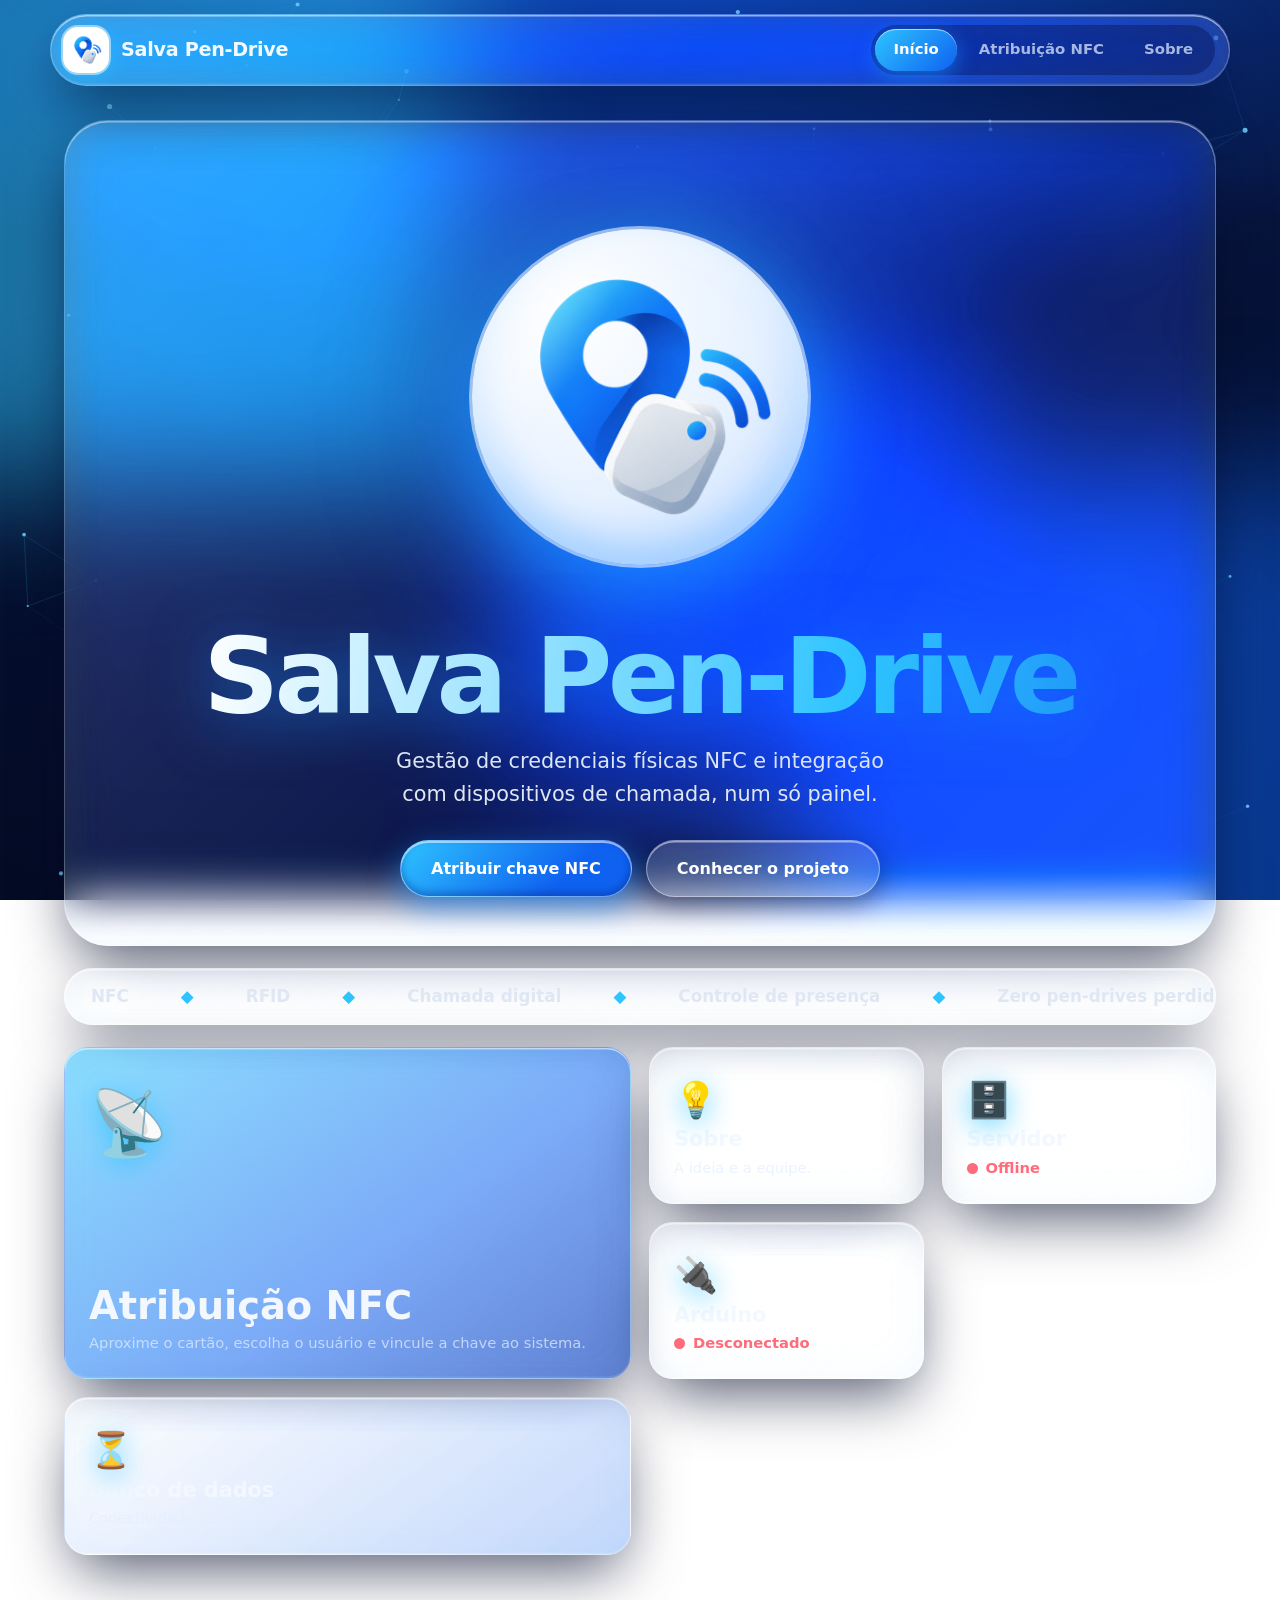
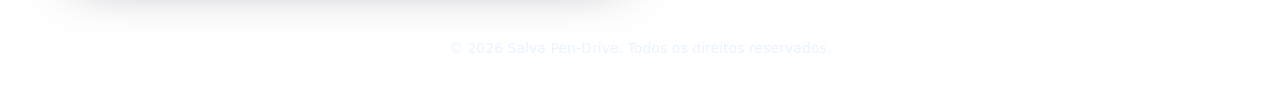
<file: index.html>
<!DOCTYPE html>
<html lang="pt-BR">
<head>
    <meta charset="UTF-8">
    <meta name="viewport" content="width=device-width, initial-scale=1.0">
    <title>Salva Pen-Drive | Painel de Controle</title>
    <link rel="icon" href="[data-uri]">
    <style>
/* ==========================================================================
   Salva Pen-Drive — Liquid Glass · Xbox-style · Paleta da logo
   ========================================================================== */

:root {
    --cyan: #2ec4ff;
    --blue: #1a8cff;
    --royal: #0f62f0;
    --deep: #0b3db8;
    --ink: #040b24;
    --ink-2: #071642;
    --silver: #dfe7f3;
    --text: #f3f8ff;
    --muted: rgba(226, 238, 255, 0.72);
    --ok: #3be08a;
    --bad: #ff6b7a;

    --glass: linear-gradient(135deg, rgba(255,255,255,.18), rgba(255,255,255,.05) 55%, rgba(255,255,255,.1));
    --glass-line: rgba(255, 255, 255, .24);
    --ease: cubic-bezier(.16, 1, .3, 1);
    --mx: 50%;
    --my: 50%;
}

* { box-sizing: border-box; }
html { scroll-behavior: smooth; }

body {
    margin: 0;
    min-height: 100vh;
    display: flex;
    flex-direction: column;
    font-family: 'Segoe UI Variable', 'Segoe UI', system-ui, -apple-system, Roboto, sans-serif;
    color: var(--text);
    line-height: 1.6;
    background:
        radial-gradient(120% 80% at 50% -10%, #0e4fd1 0%, transparent 60%),
        linear-gradient(180deg, var(--ink-2) 0%, var(--ink) 100%);
    background-attachment: fixed;
    overflow-x: hidden;
}

/* ---------- Fundo vivo (criado pelo script.js) ---------- */
.aurora { position: fixed; inset: 0; z-index: -2; overflow: hidden; pointer-events: none; }
.aurora i {
    position: absolute;
    width: 46vmax; height: 46vmax;
    filter: blur(70px);
    opacity: .55;
    animation: morph 18s ease-in-out infinite, drift 26s ease-in-out infinite alternate;
}
.aurora i:nth-child(1) { background: var(--cyan);  top: -12%; left: -10%; }
.aurora i:nth-child(2) { background: var(--royal); bottom: -18%; right: -8%; animation-delay: -6s; }
.aurora i:nth-child(3) { background: var(--deep);  top: 35%; left: 40%; width: 36vmax; height: 36vmax; opacity: .7; animation-delay: -11s; }
@keyframes morph {
    0%, 100% { border-radius: 62% 38% 55% 45% / 48% 60% 40% 52%; }
    50%      { border-radius: 38% 62% 42% 58% / 58% 40% 60% 42%; }
}
@keyframes drift { to { transform: translate3d(8vw, -6vh, 0) rotate(40deg); } }

#fx { position: fixed; inset: 0; z-index: -1; pointer-events: none; }
.progress { position: fixed; top: 0; left: 0; height: 3px; width: 0; z-index: 200;
    background: linear-gradient(90deg, var(--cyan), var(--royal)); box-shadow: 0 0 14px var(--cyan); }

/* ---------- Liquid glass (base) ---------- */
.glass, header, section, article, aside, .tile {
    position: relative;
    background: var(--glass);
    backdrop-filter: blur(24px) saturate(190%) brightness(1.08);
    -webkit-backdrop-filter: blur(24px) saturate(190%) brightness(1.08);
    border: 1px solid var(--glass-line);
    border-radius: 28px;
    box-shadow:
        inset 0 1.5px 0 rgba(255,255,255,.55),
        inset 0 -1.5px 0 rgba(255,255,255,.12),
        inset 0 0 40px rgba(120,190,255,.08),
        0 24px 60px -12px rgba(0, 8, 40, .7);
    overflow: hidden;
    isolation: isolate;
}
/* brilho especular que segue o cursor */
.glass::before, header::before, section::before, article::before, aside::before, .tile::before {
    content: ""; position: absolute; inset: 0; z-index: -1; pointer-events: none;
    background: radial-gradient(420px circle at var(--mx) var(--my), rgba(255,255,255,.28), transparent 45%);
    opacity: 0; transition: opacity .4s;
}
.glass:hover::before, header:hover::before, section:hover::before, article:hover::before,
aside:hover::before, .tile:hover::before { opacity: 1; }
/* reflexo diagonal de vidro */
section::after, article::after, aside::after, .tile::after {
    content: ""; position: absolute; top: -60%; left: -30%; width: 40%; height: 220%; z-index: -1;
    background: linear-gradient(90deg, transparent, rgba(255,255,255,.12), transparent);
    transform: rotate(18deg) translateX(-200%); transition: transform 1.1s var(--ease); pointer-events: none;
}
section:hover::after, article:hover::after, aside:hover::after, .tile:hover::after { transform: rotate(18deg) translateX(520%); }

/* ---------- Cabeçalho flutuante ---------- */
header {
    position: sticky; top: 14px; z-index: 100;
    margin: 14px auto 0; width: min(1180px, calc(100% - 28px));
    padding: 10px 14px 10px 12px;
    border-radius: 999px;
    display: flex; align-items: center; justify-content: space-between; gap: 12px;
}
.logo-container { display: flex; align-items: center; gap: 12px; text-decoration: none; color: inherit; }
.logo-container img {
    width: 46px; height: 46px; object-fit: cover; border-radius: 15px; background: #fff;
    box-shadow: 0 0 0 2px rgba(255,255,255,.5), 0 6px 18px rgba(46,196,255,.55);
    transition: transform .5s var(--ease);
}
.logo-container:hover img { transform: rotate(-8deg) scale(1.12); }
.logo-container h1 { margin: 0; font-size: 1.2rem; font-weight: 800; letter-spacing: -.3px; }

nav ul { list-style: none; margin: 0; padding: 4px; display: flex; gap: 4px; border-radius: 999px; background: rgba(0, 10, 50, .35); }
nav a {
    display: block; padding: 9px 18px; border-radius: 999px; text-decoration: none;
    color: var(--muted); font-weight: 600; font-size: .93rem; transition: all .3s var(--ease);
}
nav a:hover { color: #fff; background: rgba(255,255,255,.12); }
nav a.active {
    color: #fff;
    background: linear-gradient(135deg, var(--cyan), var(--royal));
    box-shadow: 0 6px 20px rgba(26,140,255,.6), inset 0 1px 0 rgba(255,255,255,.6);
}

/* ---------- Layout ---------- */
main {
    width: min(1180px, 100%); margin: 0 auto; padding: 34px 14px 56px; flex: 1;
    display: flex; flex-direction: column; gap: 22px;
}
section, article, aside { padding: 32px; }

h1, h2, h3 { margin: 0 0 10px; line-height: 1.12; }
h2 { font-size: clamp(1.5rem, 3.2vw, 2.1rem); font-weight: 800; letter-spacing: -.8px; }
h3 { font-size: 1.15rem; font-weight: 700; }
p { margin: 0 0 14px; color: var(--muted); }
strong { color: #fff; }
time { color: var(--cyan); font-weight: 600; }

/* ---------- HERO com logo gigante ---------- */
.hero {
    text-align: center; padding: clamp(36px, 7vw, 76px) 24px 48px;
    border-radius: 44px;
    display: flex; flex-direction: column; align-items: center;
}
.logo-stage { position: relative; width: clamp(220px, 46vw, 400px); aspect-ratio: 1; margin-bottom: 30px; perspective: 900px; }
.orb {
    position: absolute; inset: 8%; border-radius: 50%; overflow: hidden;
    background: radial-gradient(circle at 30% 25%, #fff 0%, #e6f1ff 55%, #bcd8ff 100%);
    box-shadow: inset 0 -14px 40px rgba(26,140,255,.35), inset 0 10px 30px #fff,
                0 0 0 3px rgba(255,255,255,.55), 0 30px 80px rgba(26,140,255,.75), 0 0 140px rgba(46,196,255,.55);
    animation: float 6s ease-in-out infinite;
    transform-style: preserve-3d;
}
.orb img { width: 118%; height: 118%; margin: -9%; object-fit: cover; transform: translateZ(40px); }
.orb::after { content: ""; position: absolute; inset: 0; border-radius: 50%;
    background: linear-gradient(120deg, rgba(255,255,255,.7) 0%, transparent 35%); pointer-events: none; }
@keyframes float { 50% { transform: translateY(-14px); } }

/* ondas NFC pulsando */
.ring { position: absolute; inset: 8%; border-radius: 50%; border: 2px solid var(--cyan); opacity: 0;
    animation: wave 3.6s ease-out infinite; box-shadow: 0 0 24px var(--cyan), inset 0 0 24px rgba(46,196,255,.4); }
.ring:nth-of-type(2) { animation-delay: 1.2s; }
.ring:nth-of-type(3) { animation-delay: 2.4s; }
@keyframes wave { 0% { transform: scale(1); opacity: .9; } 100% { transform: scale(1.75); opacity: 0; } }

.hero .title {
    font-size: clamp(2.6rem, 10vw, 6.6rem); font-weight: 900; letter-spacing: -.045em; line-height: .95;
    background: linear-gradient(100deg, #fff 0%, var(--cyan) 30%, var(--royal) 55%, #fff 80%, var(--cyan) 100%);
    background-size: 250% 100%; -webkit-background-clip: text; background-clip: text; color: transparent;
    animation: shine 6s linear infinite; filter: drop-shadow(0 6px 30px rgba(26,140,255,.55));
    margin-bottom: 18px;
}
@keyframes shine { to { background-position: -250% 0; } }
.tagline { font-size: clamp(1.02rem, 2.2vw, 1.3rem); max-width: 40ch; color: var(--silver); margin-bottom: 28px; }

/* ---------- Faixa rolante ---------- */
.marquee { border-radius: 999px; padding: 14px 0; }
.marquee div { display: flex; width: max-content; animation: scroll 28s linear infinite; }
.marquee span { padding: 0 26px; font-weight: 800; font-size: 1.05rem; color: var(--silver); white-space: nowrap; }
.marquee span::after { content: "◆"; margin-left: 52px; color: var(--cyan); }
@keyframes scroll { to { transform: translateX(-50%); } }

/* ---------- Tiles estilo Xbox ---------- */
.tiles { display: grid; grid-template-columns: repeat(4, 1fr); grid-auto-rows: minmax(150px, auto); gap: 18px; }
.tile {
    padding: 24px; border-radius: 24px; text-decoration: none; color: inherit;
    display: flex; flex-direction: column; justify-content: flex-end;
    transition: transform .45s var(--ease), box-shadow .45s var(--ease), border-color .3s;
}
.tile:hover { transform: translateY(-6px) scale(1.035); border-color: var(--cyan);
    box-shadow: inset 0 1.5px 0 rgba(255,255,255,.6), 0 0 0 2px rgba(46,196,255,.7), 0 30px 70px -10px rgba(26,140,255,.7); }
.tile .ico { font-size: 2.2rem; margin-bottom: auto; filter: drop-shadow(0 6px 14px rgba(46,196,255,.7)); }
.tile h3 { margin-bottom: 4px; font-size: 1.3rem; }
.tile p { margin: 0; font-size: .92rem; }
.tile.big { grid-column: span 2; grid-row: span 2; background: linear-gradient(145deg, rgba(46,196,255,.55), rgba(15,98,240,.55) 60%, rgba(11,61,184,.65)); }
.tile.big h3 { font-size: clamp(1.7rem, 3vw, 2.4rem); font-weight: 900; }
.tile.big .ico { font-size: 4rem; }
.tile.wide { grid-column: span 2; background: linear-gradient(145deg, rgba(255,255,255,.2), rgba(15,98,240,.25)); }

.dot { display: inline-block; width: 11px; height: 11px; border-radius: 50%; margin-right: 8px; background: var(--bad);
    box-shadow: 0 0 0 0 var(--bad); animation: blip 2s infinite; vertical-align: middle; }
@keyframes blip { 70% { box-shadow: 0 0 0 10px transparent; } }
.state { font-weight: 800; color: var(--bad); }

/* ---------- Atualizações ---------- */
.updates article { margin: 0; background: rgba(0, 10, 50, .3); border-radius: 20px; padding: 22px; }

/* ---------- Formulário ---------- */
.form-wrap { max-width: 720px; margin: 0 auto; width: 100%; }
label { display: block; margin: 20px 0 8px; font-weight: 700; font-size: .92rem; color: var(--silver); }
input[type="text"] {
    width: 100%; padding: 15px 20px; font: inherit; font-size: 1rem; color: #fff;
    background: rgba(0, 10, 50, .38); border: 1.5px solid rgba(255,255,255,.22); border-radius: 18px;
    box-shadow: inset 0 3px 12px rgba(0,0,0,.3); transition: all .3s var(--ease);
}
input::placeholder { color: rgba(226,238,255,.45); }
input[type="text"]:focus { outline: none; border-color: var(--cyan); background: rgba(0, 20, 80, .5);
    box-shadow: 0 0 0 4px rgba(46,196,255,.3), 0 0 30px rgba(46,196,255,.35); }
input[readonly] { border-style: dashed; }

/* ---------- Botões líquidos ---------- */
button, .btn-link {
    position: relative; overflow: hidden; display: inline-flex; align-items: center; justify-content: center; gap: 8px;
    padding: 15px 30px; font: inherit; font-size: 1rem; font-weight: 700; color: #fff; text-decoration: none; cursor: pointer;
    border: 1px solid rgba(255,255,255,.4); border-radius: 999px;
    background: linear-gradient(135deg, var(--cyan), var(--royal) 70%);
    box-shadow: inset 0 2px 0 rgba(255,255,255,.55), inset 0 -3px 8px rgba(0,30,120,.4), 0 10px 30px rgba(26,140,255,.6);
    transition: transform .35s var(--ease), box-shadow .35s var(--ease);
}
button:hover, .btn-link:hover { transform: translateY(-3px) scale(1.04); box-shadow: inset 0 2px 0 rgba(255,255,255,.6), 0 16px 44px rgba(46,196,255,.8); }
button:active, .btn-link:active { transform: scale(.96); }
.btn-ghost { background: rgba(255,255,255,.12); backdrop-filter: blur(12px); box-shadow: inset 0 1.5px 0 rgba(255,255,255,.5), 0 8px 24px rgba(0,10,50,.4); }
.btn-ok { background: linear-gradient(135deg, #5cf0a4, #12a35a); box-shadow: inset 0 2px 0 rgba(255,255,255,.55), 0 10px 30px rgba(59,224,138,.5); }
.ripple { position: absolute; border-radius: 50%; background: rgba(255,255,255,.55); transform: scale(0); animation: rip .7s ease-out; pointer-events: none; }
@keyframes rip { to { transform: scale(4); opacity: 0; } }
.actions { display: flex; flex-wrap: wrap; gap: 14px; margin-top: 26px; }
.hero .actions { justify-content: center; margin-top: 0; }

#nfc-status { display: none; margin-top: 22px; padding: 15px 20px; border-radius: 18px; font-weight: 700; text-align: center; backdrop-filter: blur(10px); }
.status-success { background: rgba(59,224,138,.18); color: #b6ffd8; border: 1px solid rgba(59,224,138,.5); }
.status-error   { background: rgba(255,107,122,.18); color: #ffd0d5; border: 1px solid rgba(255,107,122,.5); }

/* ---------- Sobre ---------- */
.projeto-header { display: flex; align-items: center; gap: 20px; padding-bottom: 18px; margin-bottom: 20px; border-bottom: 1px solid var(--glass-line); }
.logo-bloco-projeto { width: 84px; height: 84px; object-fit: cover; border-radius: 50%; background: #fff;
    box-shadow: 0 0 0 3px rgba(255,255,255,.5), 0 10px 40px rgba(46,196,255,.7); animation: float 6s ease-in-out infinite; }
.projeto-header h2 { margin: 0; font-size: clamp(1.7rem, 4.6vw, 3rem); font-weight: 900; }
.projeto-conteudo p { font-size: 1.1rem; max-width: 70ch; }
.equipe-creditos { margin-top: 22px; padding: 22px 24px; border-radius: 22px; background: rgba(0, 10, 50, .32);
    border: 1px solid rgba(255,255,255,.16); border-left: 4px solid var(--cyan); }
.equipe-creditos h3 { color: var(--cyan); }
.equipe-creditos ul { margin: 0; padding-left: 20px; }
.equipe-creditos li { margin-bottom: 8px; color: var(--silver); }
.nota { margin: 28px 0 0; font-size: .85rem; font-style: italic; }

/* ---------- Rodapé ---------- */
footer { text-align: center; padding: 26px 20px 34px; color: rgba(226,238,255,.55); font-size: .88rem; }

/* ---------- Revelação ao rolar ---------- */
.js .reveal { opacity: 0; transform: translateY(40px) scale(.97); transition: opacity .9s var(--ease), transform .9s var(--ease); }
.js .reveal.in { opacity: 1; transform: none; }

a:focus-visible, button:focus-visible, input:focus-visible { outline: 3px solid #fff; outline-offset: 3px; }

/* ---------- Responsivo ---------- */
@media (max-width: 900px) {
    .tiles { grid-template-columns: repeat(2, 1fr); }
}
@media (max-width: 640px) {
    header { border-radius: 30px; flex-direction: column; top: 8px; }
    nav ul { width: 100%; justify-content: center; }
    nav a { padding: 8px 12px; font-size: .85rem; }
    section, article, aside { padding: 22px; }
    .tiles { grid-template-columns: 1fr; }
    .tile.big, .tile.wide { grid-column: auto; grid-row: auto; min-height: 200px; }
    button, .btn-link { width: 100%; }
    .projeto-header { flex-direction: column; text-align: center; }
}

@media (prefers-reduced-motion: reduce) {
    *, *::before, *::after { animation: none !important; transition-duration: .01ms !important; }
    .js .reveal { opacity: 1; transform: none; }
}


/* ---------- Telas (página única) ---------- */
.view { display: none; flex-direction: column; gap: 22px; }
.view.active { display: flex; animation: viewIn .6s var(--ease); }
@keyframes viewIn { from { opacity: 0; transform: translateY(18px) scale(.98); } }

    </style>
</head>
<body>
    <header>
        <a href="#inicio" class="logo-container">
            <img src="[data-uri]" alt="Logo do Salva Pen-Drive" id="site-logo">
            <h1>Salva Pen-Drive</h1>
        </a>
        <nav>
            <ul>
                <li><a href="#inicio" class="active">Início</a></li>
                <li><a href="#nfc">Atribuição NFC</a></li>
                <li><a href="#sobre">Sobre</a></li>
            </ul>
        </nav>
    </header>

    <main>
        <div class="view active" id="view-inicio">
<section class="hero" id="home">
            <div class="logo-stage" data-tilt>
                <span class="ring"></span><span class="ring"></span><span class="ring"></span>
                <div class="orb"><img src="[data-uri]" alt="Logo do Salva Pen-Drive"></div>
            </div>
            <h2 class="title">Salva Pen-Drive</h2>
            <p class="tagline">Gestão de credenciais físicas NFC e integração com dispositivos de chamada, num só painel.</p>
            <div class="actions">
                <a href="#nfc" class="btn-link">Atribuir chave NFC</a>
                <a href="#sobre" class="btn-link btn-ghost">Conhecer o projeto</a>
            </div>
        </section>

        <div class="marquee glass reveal" aria-hidden="true">
            <div>
                <span>NFC</span><span>RFID</span><span>Chamada digital</span><span>Controle de presença</span><span>Zero pen-drives perdidos</span>
                <span>NFC</span><span>RFID</span><span>Chamada digital</span><span>Controle de presença</span><span>Zero pen-drives perdidos</span>
            </div>
        </div>

        <div class="tiles reveal">
            <a href="#nfc" class="tile big">
                <span class="ico">📡</span>
                <h3>Atribuição NFC</h3>
                <p>Aproxime o cartão, escolha o usuário e vincule a chave ao sistema.</p>
            </a>
            <a href="#sobre" class="tile">
                <span class="ico">💡</span>
                <h3>Sobre</h3>
                <p>A ideia e a equipe.</p>
            </a>
            <div class="tile">
                <span class="ico">🗄️</span>
                <h3>Servidor</h3>
                <p><span class="dot"></span><span class="state">Offline</span></p>
            </div>
            <div class="tile">
                <span class="ico">🔌</span>
                <h3>Arduino</h3>
                <p><span class="dot"></span><span class="state">Desconectado</span></p>
            </div>
            <div class="tile wide">
                <span class="ico">⏳</span>
                <h3>Banco de dados</h3>
                <p>Conectividade pendente.</p>
            </div>
        </div>
        </div>
        <div class="view" id="view-nfc">
<div class="form-wrap">
            <section id="nfc-panel" class="reveal">
                <h2>Leitura e Atribuição de Chave NFC</h2>
                <p>Insira o nome do usuário e aproxime o cartão NFC/RFID para vincular ao sistema.</p>

                <label for="username">Nome do Usuário:</label>
                <input type="text" id="username" placeholder="Ex: João da Silva">

                <label for="nfc-serial">Número de Série da Chave (Serial):</label>
                <input type="text" id="nfc-serial" placeholder="Aguardando leitura..." readonly>

                <div class="actions">
                    <button id="btn-scan">Ler Cartão NFC</button>
                    <button id="btn-assign" class="btn-ok" style="display: none;">Atribuir ao Usuário</button>
                </div>

                <div id="nfc-status"></div>
            </section>
        </div>
        </div>
        <div class="view" id="view-sobre">
<section id="nosso-projeto" class="reveal">
            <div class="projeto-header">
                <img src="[data-uri]" alt="Logo do Projeto Salva Pen-Drive" class="logo-bloco-projeto">
                <h2>Qual o nosso projeto?</h2>
            </div>

            <div class="projeto-conteudo">
                <p>
                    A nossa intenção com esse projeto é facilitar a marcação de presença na aula para os professores, prevenir a perda de pen-drives e evitar que alunos "matem aula" dentro da unidade escolar.
                </p>

                <p>
                    Como referência e inspiração, um sistema com proposta parecida já é utilizado no <strong>Colégio Adventista</strong>, no qual o professor precisa inserir um código para dar início à aula.
                </p>

                <div class="equipe-creditos">
                    <h3>Integrantes do Projeto</h3>
                    <ul>
                        <li>Kaique dos Anjos David</li>
                        <li>Kauã Correia dos Santos</li>
                        <li>Pedro Henrique Bauschert de Faria</li>
                        <li>Pedro Henrique Cardoso Cuellar</li>
                    </ul>
                </div>

                <p class="nota">* Este site e sistema tratam-se de um projeto em desenvolvimento.</p>
            </div>
        </section>
        </div>
    </main>

    <footer>
        <p>&copy; 2026 Salva Pen-Drive. Todos os direitos reservados.</p>
    </footer>

    <script>
/* ==========================================================================
   Salva Pen-Drive — Lógica NFC + efeitos visuais
   ========================================================================== */

/* ---------- NFC (lógica original) ---------- */
const btnScan = document.getElementById('btn-scan');
const btnAssign = document.getElementById('btn-assign');
const inputSerial = document.getElementById('nfc-serial');
const statusDiv = document.getElementById('nfc-status');
const usernameInput = document.getElementById('username');

function showStatus(message, isError = false) {
    if (!statusDiv) return;
    statusDiv.style.display = 'block';
    statusDiv.textContent = message;
    statusDiv.className = isError ? 'status-error' : 'status-success';
}

if (btnScan) {
    btnScan.addEventListener('click', async () => {
        if (!("NDEFReader" in window)) {
            showStatus("Erro: A Web NFC API não é suportada neste navegador. Use o Chrome no Android.", true);
            return;
        }

        try {
            const ndef = new NDEFReader();
            await ndef.scan();
            showStatus("Aproxime a tag NFC da traseira do celular...");

            ndef.addEventListener("readingerror", () => {
                showStatus("Erro ao ler a tag NFC. Tente novamente.", true);
            });

            ndef.addEventListener("reading", ({ serialNumber }) => {
                inputSerial.value = serialNumber;
                showStatus(`Tag lida com sucesso! Serial: ${serialNumber}`);
                btnAssign.style.display = 'inline-flex';
            });
        } catch (error) {
            showStatus(`Erro ao iniciar o leitor: ${error}`, true);
        }
    });
}

if (btnAssign) {
    btnAssign.addEventListener('click', () => {
        const user = usernameInput.value;
        const serial = inputSerial.value;

        if (!user) {
            showStatus("Por favor, preencha o nome do usuário.", true);
            return;
        }

        console.log(`Dados prontos para envio ao BD -> Usuário: ${user} | NFC ID: ${serial}`);
        showStatus(`Chave ${serial} atribuída a ${user} com sucesso (Simulação pronta para MySQL)!`);
    });
}

/* ---------- Efeitos visuais ---------- */
(() => {
    const root = document.documentElement;
    root.classList.add('js');
    const reduce = matchMedia('(prefers-reduced-motion: reduce)').matches;

    // Fundo: aurora líquida + canvas de partículas + barra de progresso
    const aurora = document.createElement('div');
    aurora.className = 'aurora';
    aurora.innerHTML = '<i></i><i></i><i></i>';
    const canvas = document.createElement('canvas');
    canvas.id = 'fx';
    const bar = document.createElement('div');
    bar.className = 'progress';
    document.body.prepend(aurora, canvas, bar);

    window.addEventListener('scroll', () => {
        const h = root.scrollHeight - innerHeight;
        bar.style.width = (h > 0 ? (scrollY / h) * 100 : 0) + '%';
    }, { passive: true });

    // Brilho do vidro seguindo o cursor
    document.addEventListener('pointermove', (e) => {
        const el = e.target.closest && e.target.closest('.glass, header, section, article, aside, .tile');
        if (!el) return;
        const r = el.getBoundingClientRect();
        el.style.setProperty('--mx', (e.clientX - r.left) + 'px');
        el.style.setProperty('--my', (e.clientY - r.top) + 'px');
    });

    // Revelação ao rolar
    const io = new IntersectionObserver((entries) => {
        entries.forEach((en) => {
            if (en.isIntersecting) { en.target.classList.add('in'); io.unobserve(en.target); }
        });
    }, { threshold: 0.12 });
    document.querySelectorAll('.reveal').forEach((el) => io.observe(el));

    // Ripple nos botões
    document.addEventListener('click', (e) => {
        const b = e.target.closest('button, .btn-link');
        if (!b) return;
        const r = b.getBoundingClientRect();
        const s = Math.max(r.width, r.height);
        const dot = document.createElement('span');
        dot.className = 'ripple';
        dot.style.cssText = `width:${s}px;height:${s}px;left:${e.clientX - r.left - s / 2}px;top:${e.clientY - r.top - s / 2}px`;
        b.appendChild(dot);
        setTimeout(() => dot.remove(), 700);
    });

    if (reduce) return;

    // Logo 3D acompanhando o mouse
    document.querySelectorAll('[data-tilt]').forEach((el) => {
        const orb = el.querySelector('.orb');
        window.addEventListener('pointermove', (e) => {
            const r = el.getBoundingClientRect();
            const x = (e.clientX - (r.left + r.width / 2)) / innerWidth;
            const y = (e.clientY - (r.top + r.height / 2)) / innerHeight;
            orb.style.transform = `rotateY(${x * 40}deg) rotateX(${-y * 40}deg)`;
        });
    });

    // Partículas conectadas que reagem ao mouse
    const ctx = canvas.getContext('2d');
    let w, h, pts = [];
    const mouse = { x: -999, y: -999 };
    const resize = () => {
        const d = Math.min(devicePixelRatio || 1, 2);
        w = canvas.width = innerWidth * d;
        h = canvas.height = innerHeight * d;
        canvas.style.width = innerWidth + 'px';
        canvas.style.height = innerHeight + 'px';
        const n = Math.min(90, Math.floor(innerWidth / 16));
        pts = Array.from({ length: n }, () => ({
            x: Math.random() * w, y: Math.random() * h,
            vx: (Math.random() - .5) * .5 * d, vy: (Math.random() - .5) * .5 * d,
            r: (Math.random() * 1.8 + .8) * d
        }));
    };
    resize();
    window.addEventListener('resize', resize);
    window.addEventListener('pointermove', (e) => {
        const d = w / innerWidth;
        mouse.x = e.clientX * d; mouse.y = e.clientY * d;
    });

    (function frame() {
        ctx.clearRect(0, 0, w, h);
        const link = 140 * (w / innerWidth);
        for (let i = 0; i < pts.length; i++) {
            const p = pts[i];
            const dx = mouse.x - p.x, dy = mouse.y - p.y, dist = Math.hypot(dx, dy);
            if (dist < link * 1.4) { p.vx += dx / dist * .02; p.vy += dy / dist * .02; }
            p.vx *= .99; p.vy *= .99;
            p.x += p.vx; p.y += p.vy;
            if (p.x < 0 || p.x > w) p.vx *= -1;
            if (p.y < 0 || p.y > h) p.vy *= -1;
            ctx.beginPath();
            ctx.arc(p.x, p.y, p.r, 0, 6.283);
            ctx.fillStyle = 'rgba(120, 210, 255, .85)';
            ctx.fill();
            for (let j = i + 1; j < pts.length; j++) {
                const q = pts[j], l = Math.hypot(p.x - q.x, p.y - q.y);
                if (l < link) {
                    ctx.strokeStyle = `rgba(46, 196, 255, ${(1 - l / link) * .35})`;
                    ctx.lineWidth = 1;
                    ctx.beginPath(); ctx.moveTo(p.x, p.y); ctx.lineTo(q.x, q.y); ctx.stroke();
                }
            }
        }
        requestAnimationFrame(frame);
    })();
})();


/* ---------- Navegação entre telas (página única) ---------- */
(() => {
    const titles = {
        inicio: 'Salva Pen-Drive | Painel de Controle',
        nfc: 'Atribuição NFC | Salva Pen-Drive',
        sobre: 'Sobre o Projeto | Salva Pen-Drive'
    };
    function route() {
        const id = location.hash.slice(1);
        const v = titles[id] ? id : 'inicio';
        document.querySelectorAll('.view').forEach(el => el.classList.toggle('active', el.id === 'view-' + v));
        document.querySelectorAll('nav a').forEach(a => a.classList.toggle('active', a.getAttribute('href') === '#' + v));
        document.title = titles[v];
        window.scrollTo(0, 0);
    }
    window.addEventListener('hashchange', route);
    route();
})();

    </script>
</body>
</html>
</file>
